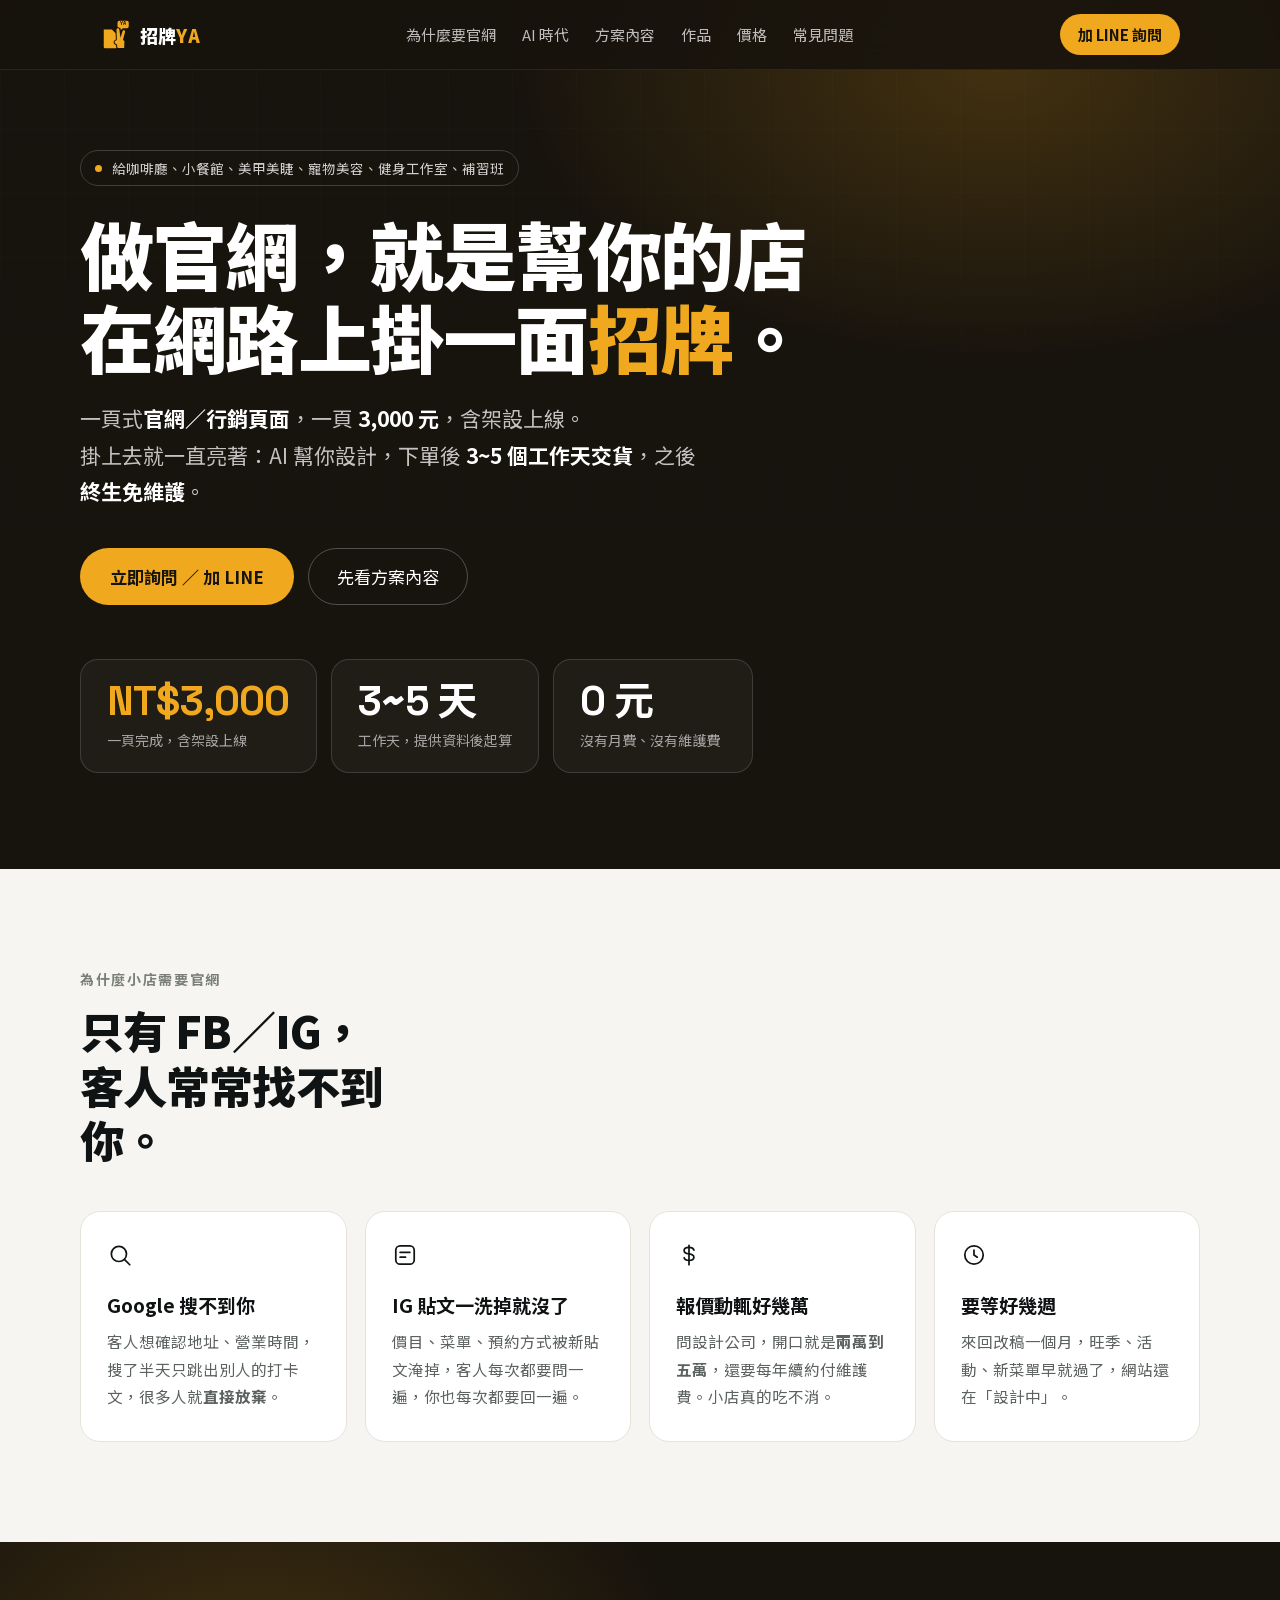
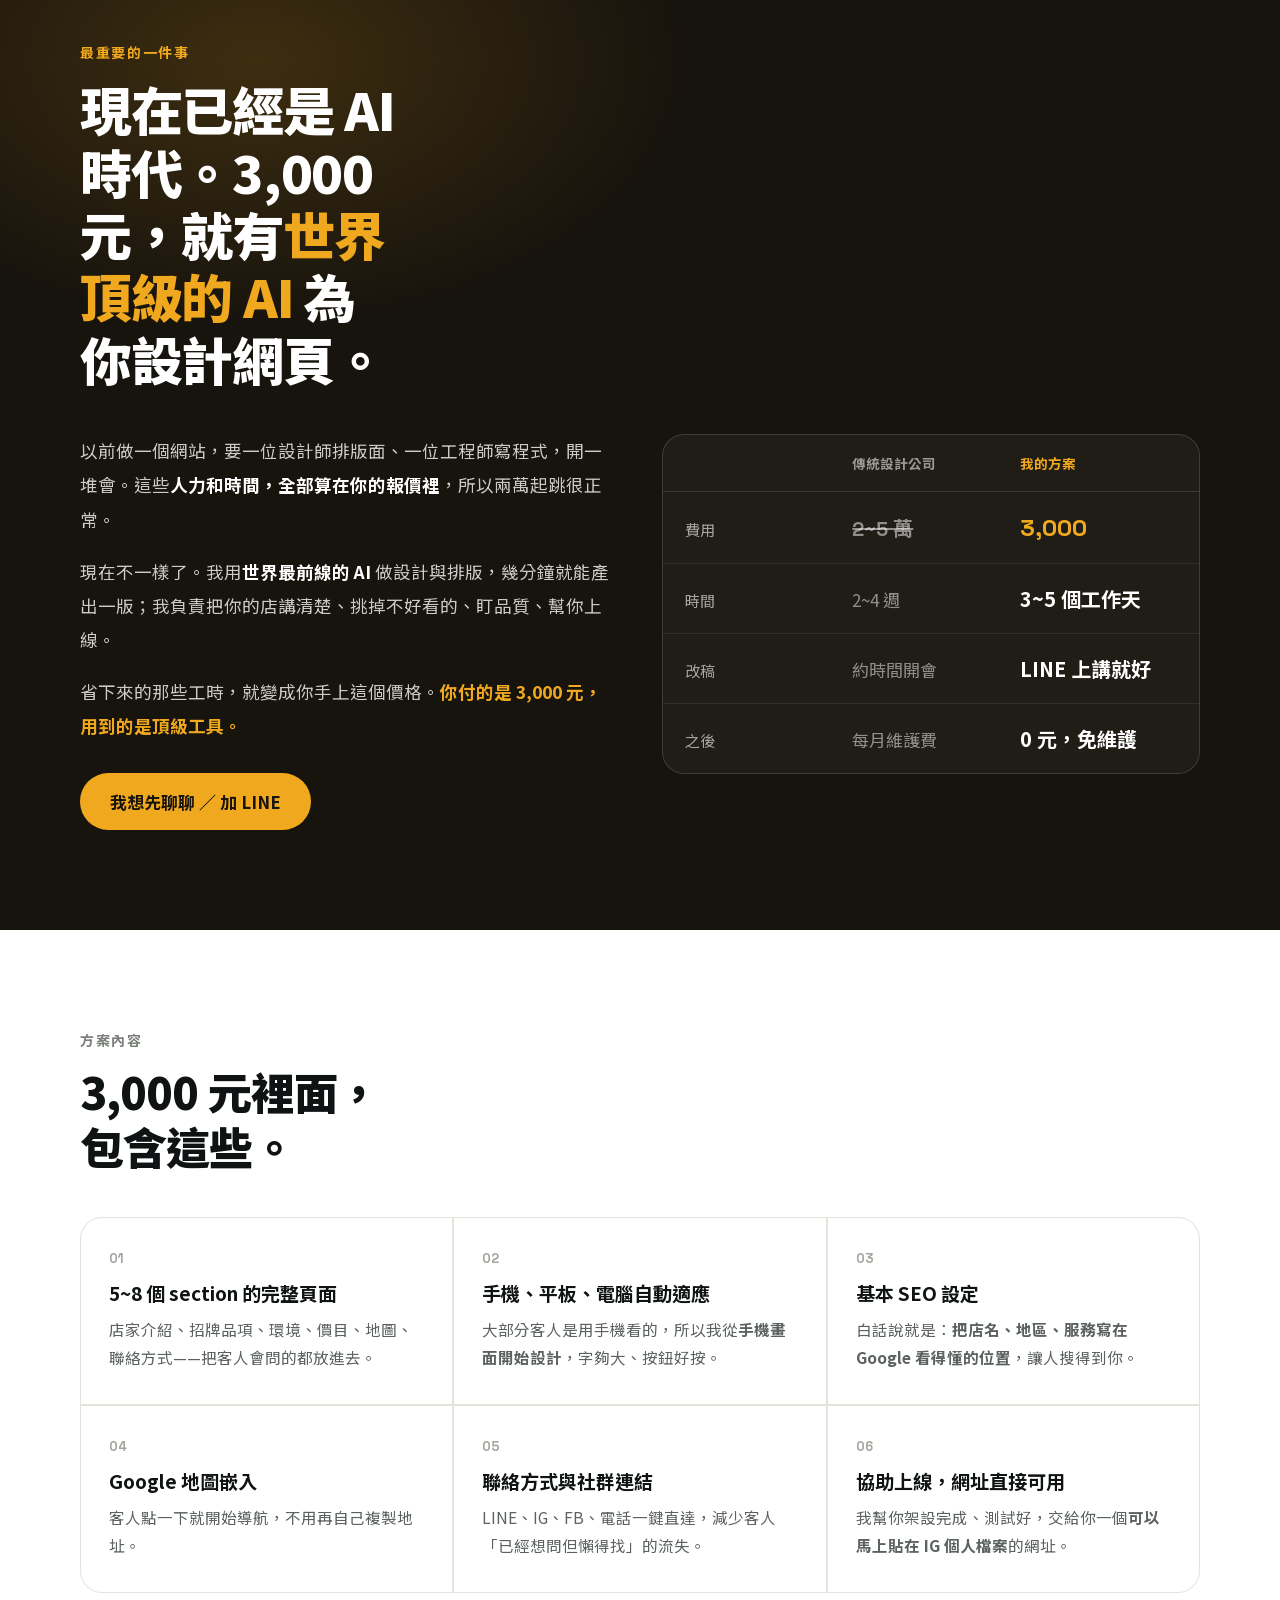
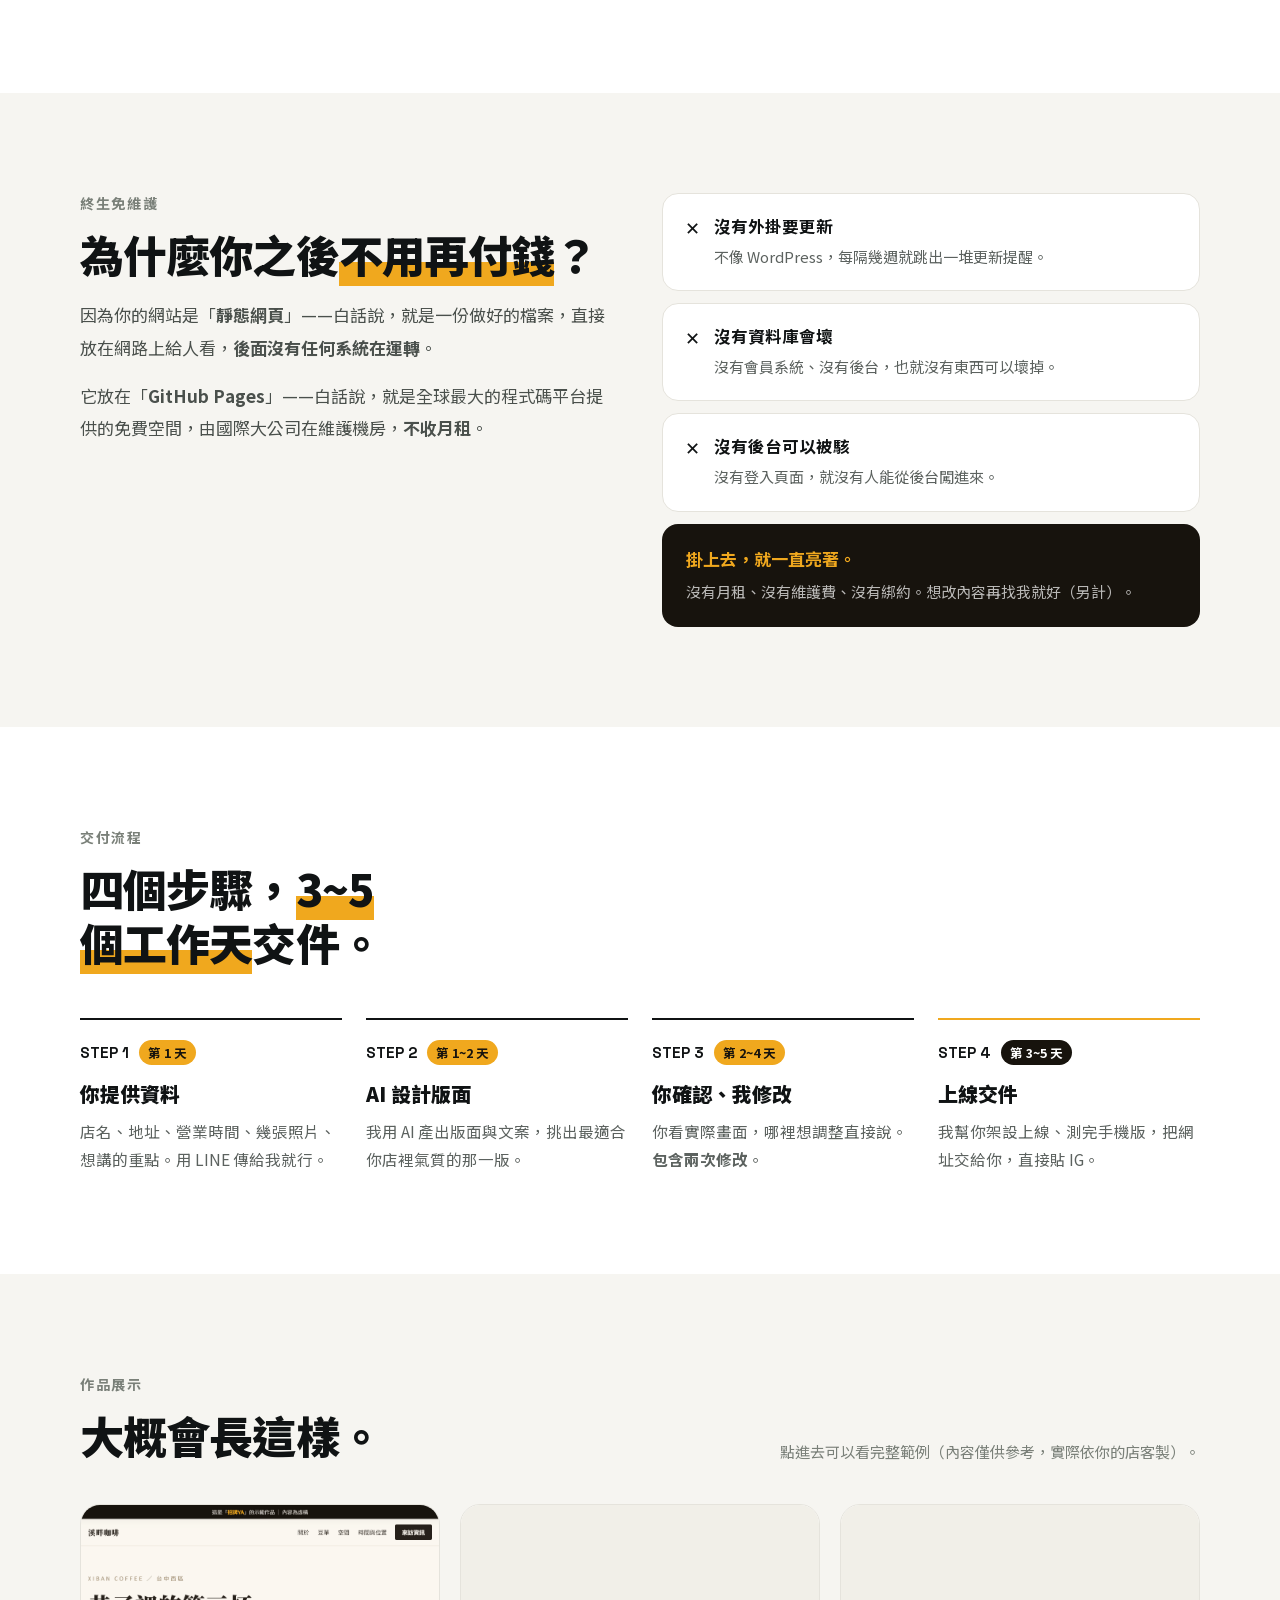
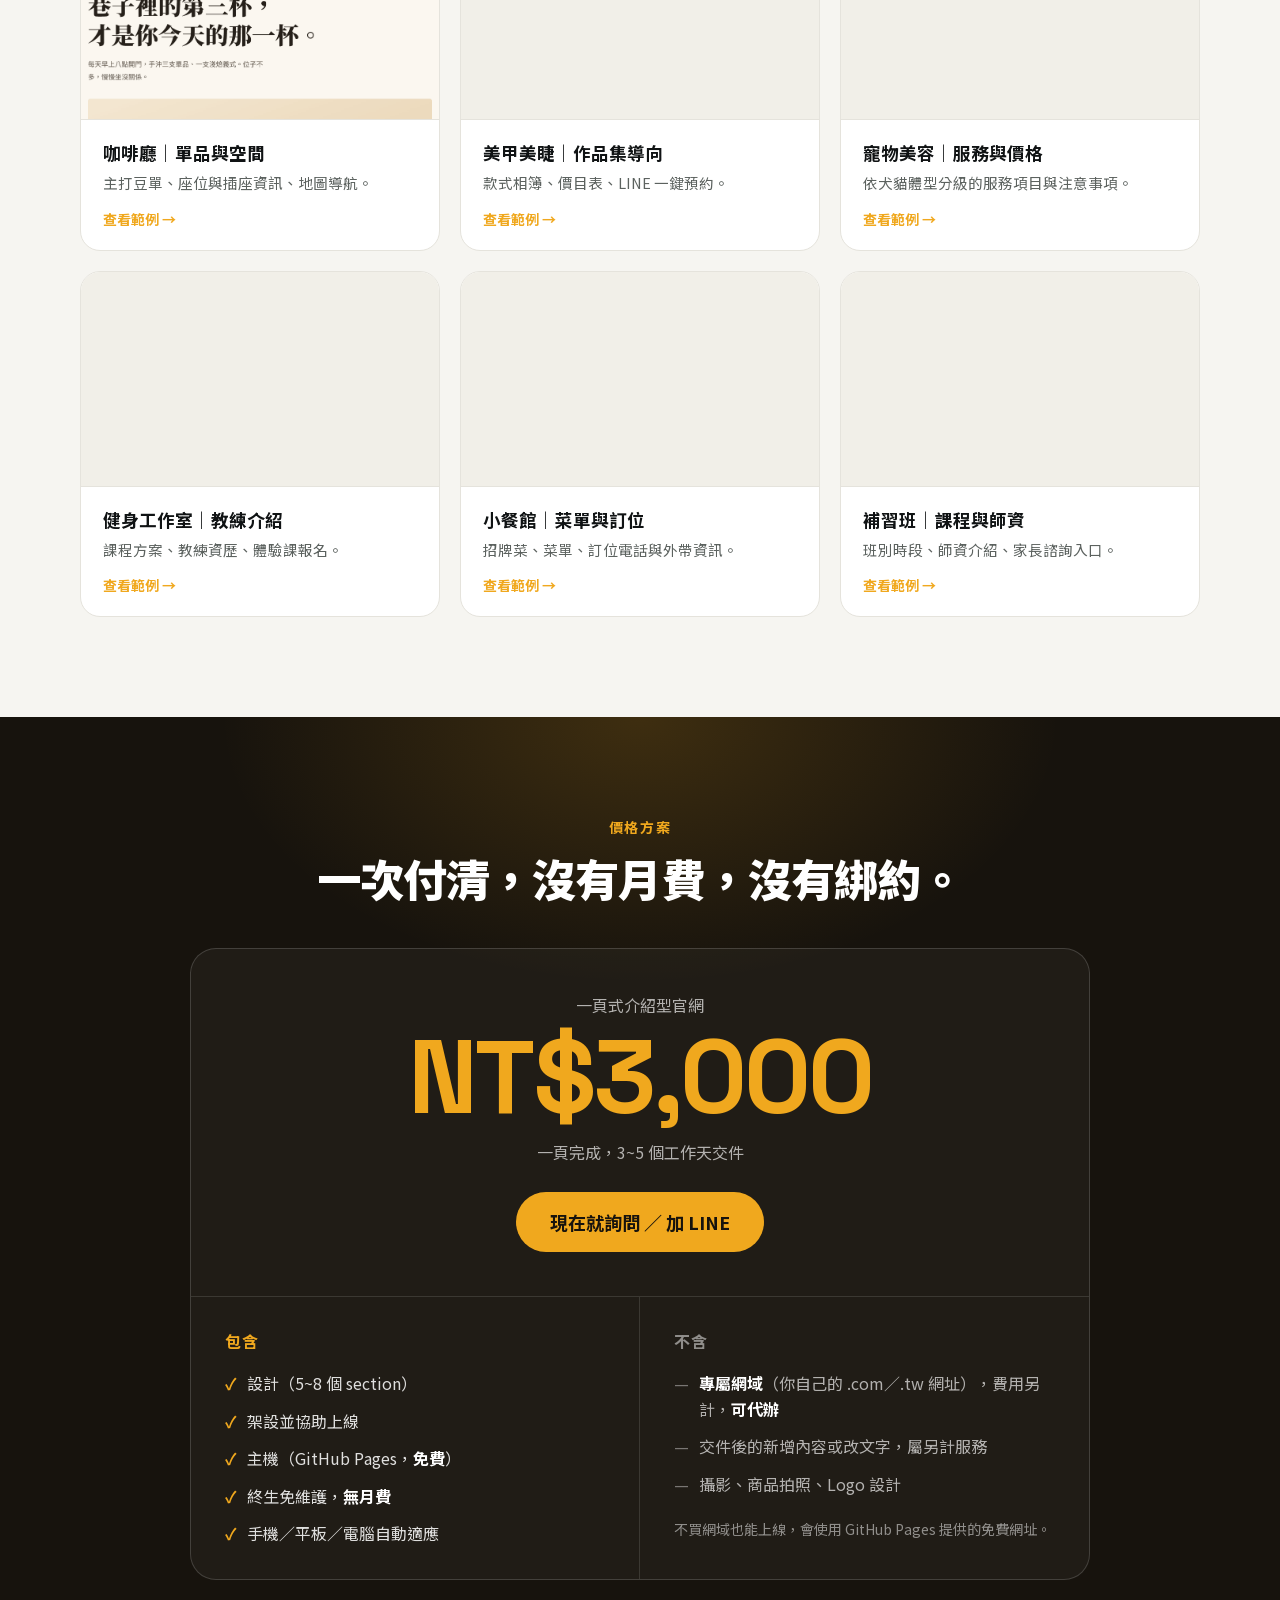
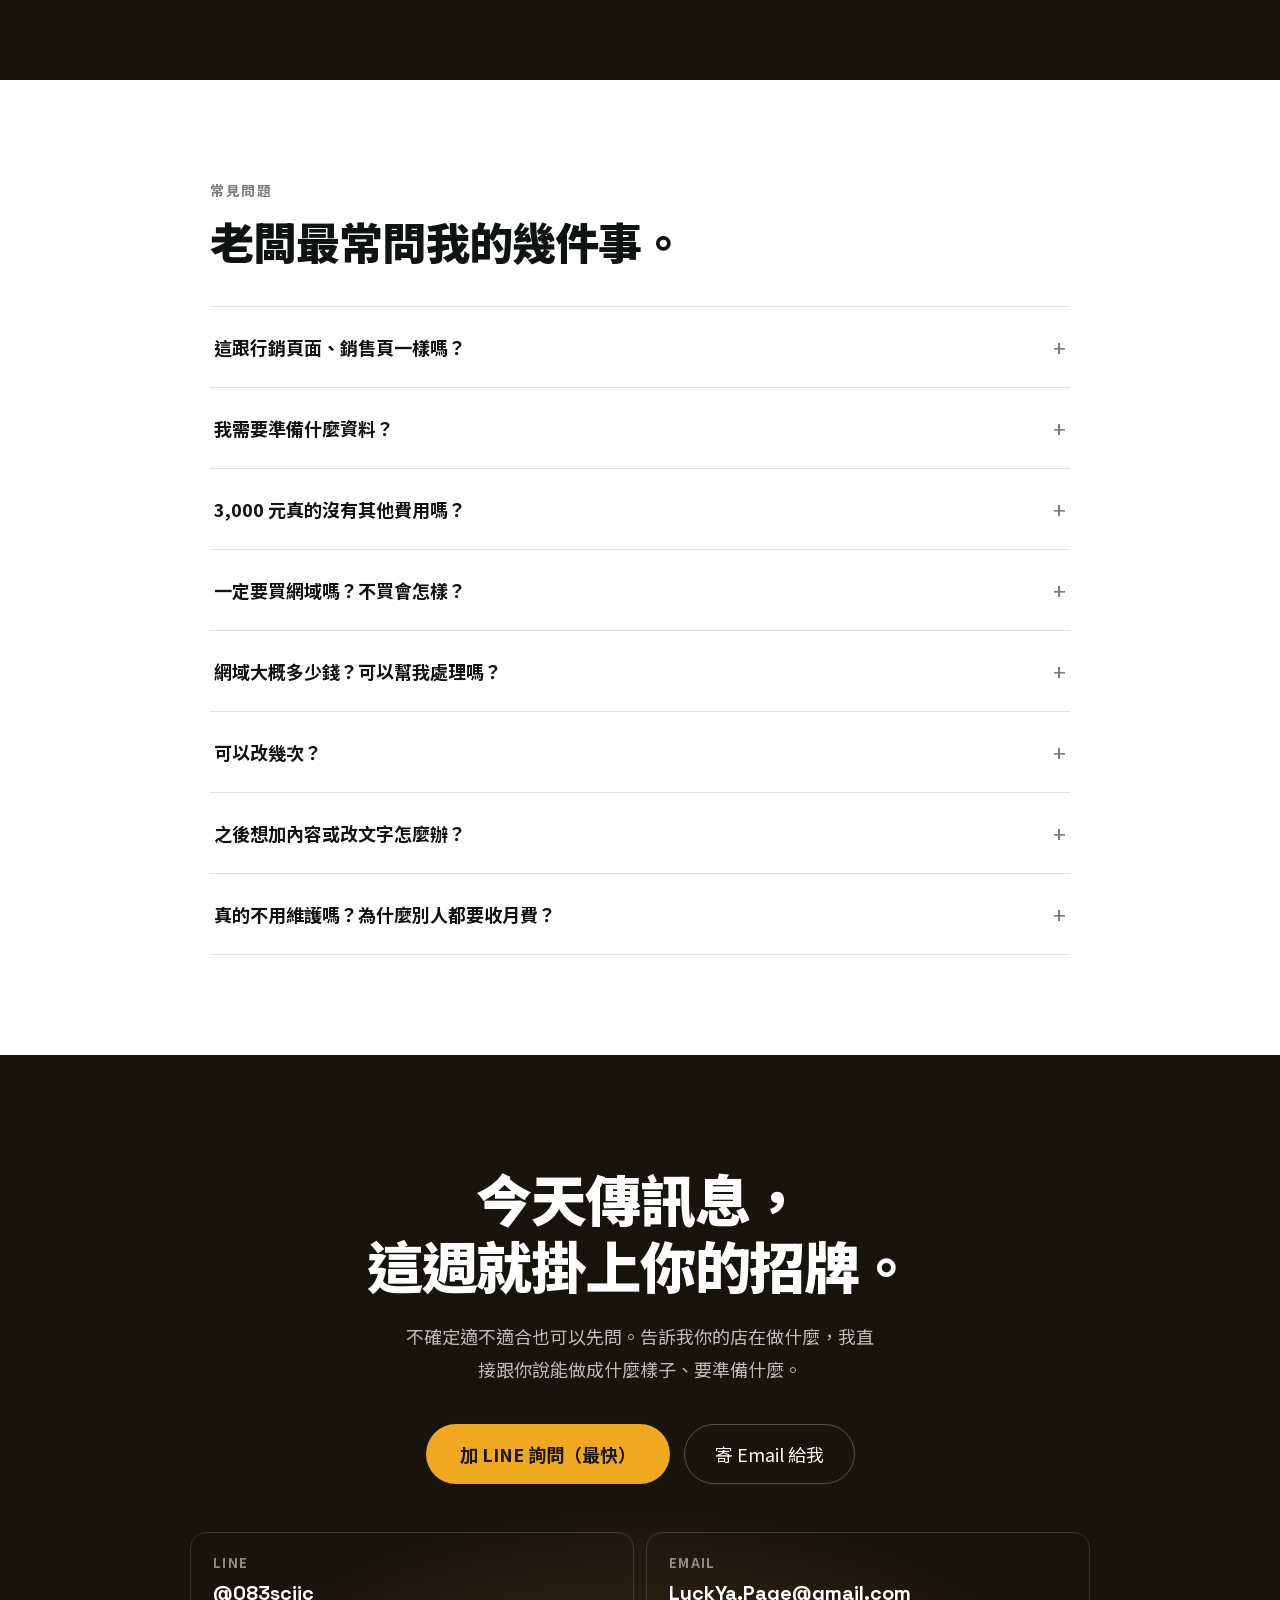
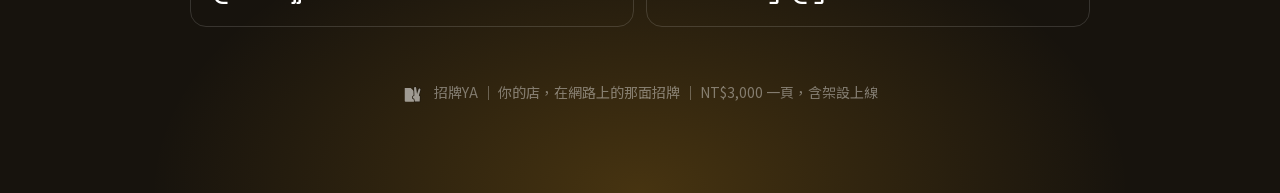
<file: index.html>
<!doctype html>
<html lang="zh-Hant">
<head>
<meta charset="utf-8">
<meta name="viewport" content="width=device-width, initial-scale=1">

<title>做官網、行銷頁面｜一頁式官網 NT$3,000，3~5 天上線｜招牌YA</title>
<meta name="description" content="想做官網或行銷頁面，卻被報價兩萬起跳勸退？招牌YA 用 AI 幫小店做一頁式官網，NT$3,000 含設計、架設、上線，3~5 個工作天交件，終生免維護、沒有月費。">
<meta name="theme-color" content="#17130D">

<!-- 這頁是唯一要被 Google 收錄的頁面（demo-*.html 都掛了 noindex）。
     max-image-preview:large 讓搜尋結果能出大張縮圖。 -->
<link rel="canonical" href="https://page.luckya.tw/">
<meta name="robots" content="index,follow,max-image-preview:large,max-snippet:-1,max-video-preview:-1">

<!-- 字型自架在 assets/fonts/，@font-face 寫在 site.css 第 0 節。
     這裡先搶下第一屏最吃重的兩個字重，其餘由 site.css 觸發載入。 -->
<link rel="preload" as="font" type="font/woff2" crossorigin href="assets/fonts/noto-sans-tc-400.woff2">
<link rel="preload" as="font" type="font/woff2" crossorigin href="assets/fonts/noto-sans-tc-900.woff2">

<!-- 關鍵 CSS：第一屏（header + hero）需要的樣式，內嵌避免多一次來回。
     這段是 assets/site.css 第 1~6 節的副本，改動時請兩邊一起改。 -->
<style>
:root{--accent:#F0A81E;--on-accent:#17130D;--ink:#17130D;--paper:#F6F5F1;--line:#E5E3DC;--text:#101314;--text-2:#4A504C;--text-3:#5C625F;--text-4:#7A8079;--text-5:#A0A69C;--shell:1120px;--sans:"Noto Sans TC",system-ui,-apple-system,"Segoe UI","PingFang TC","Microsoft JhengHei",sans-serif;--display:"Space Grotesk","Noto Sans TC",system-ui,sans-serif}
*,*::before,*::after{box-sizing:border-box}
html{scroll-behavior:smooth}
body{margin:0;overflow-x:hidden;background:var(--paper);color:var(--text);font-family:var(--sans);-webkit-font-smoothing:antialiased}
a{color:inherit;text-decoration:none}
img{max-width:100%}
@keyframes omUp{from{opacity:0;transform:translateY(20px)}to{opacity:1;transform:none}}
.anim-up{animation:omUp .6s ease both}
.d1{animation-delay:.06s}.d2{animation-delay:.12s}.d3{animation-delay:.18s}.d4{animation-delay:.24s}
.js-reveal [data-reveal]{opacity:0;transform:translateY(20px);transition:opacity .7s cubic-bezier(.2,.7,.2,1),transform .7s cubic-bezier(.2,.7,.2,1)}
.js-reveal [data-reveal].is-in,.js-reveal.reveal-all [data-reveal]{opacity:1;transform:none}
.site-header{position:fixed;inset:0 0 auto;z-index:50;background:color-mix(in oklab,var(--ink) 88%,transparent);-webkit-backdrop-filter:blur(14px);backdrop-filter:blur(14px);border-bottom:1px solid rgba(255,255,255,.08)}
.header-inner{max-width:var(--shell);margin:0 auto;padding:14px 20px;display:flex;align-items:center;gap:24px}
.brand{display:flex;align-items:center;gap:10px;color:#fff;flex-shrink:0;white-space:nowrap}
.brand-name{font-weight:900;font-size:18px;letter-spacing:.01em}
.brand-ya{color:var(--accent)}
.nav{display:flex;gap:26px;margin-left:auto;font-size:15px;font-weight:500}
.nav a{color:rgba(255,255,255,.72);transition:color .2s ease}
.nav a:hover{color:#fff}
.header-cta{margin-left:auto}
@media (max-width:860px){.nav{display:none}}
.btn{display:inline-block;background:var(--accent);color:var(--on-accent);font-weight:700;border-radius:999px;white-space:nowrap;transition:filter .2s ease,background-color .2s ease,border-color .2s ease}
.btn:hover{filter:brightness(1.08)}
.btn--sm{font-size:15px;padding:10px 18px}
.btn--md{font-size:17px;padding:16px 30px}
.btn--lg{font-size:18px;padding:17px 34px}
.btn--ghost{background:transparent;color:#fff;font-weight:500;border:1px solid rgba(255,255,255,.26)}
.btn--ghost:hover{background:rgba(255,255,255,.08);filter:none}
.btn--ghost.btn--md{padding:15px 28px}
.btn--ghost.btn--lg{padding:16px 30px}
.hero{background:var(--ink);color:#fff;padding:150px 20px 96px;position:relative}
.hero-glow,.hero-grid{position:absolute;inset:0;pointer-events:none}
.hero-glow{background:radial-gradient(700px 420px at 78% 8%,color-mix(in oklab,var(--accent) 20%,transparent),transparent 70%)}
.hero-grid{opacity:.35;background-image:linear-gradient(rgba(255,255,255,.045) 1px,transparent 1px),linear-gradient(90deg,rgba(255,255,255,.045) 1px,transparent 1px);background-size:64px 64px;-webkit-mask-image:linear-gradient(#000,transparent 78%);mask-image:linear-gradient(#000,transparent 78%)}
.hero-inner{max-width:var(--shell);margin:0 auto;position:relative}
.pill{display:inline-flex;align-items:center;gap:10px;border:1px solid rgba(255,255,255,.18);border-radius:999px;padding:7px 14px;font-size:13.5px;color:rgba(255,255,255,.8)}
.pill-dot{width:7px;height:7px;border-radius:50%;background:var(--accent);display:block}
.hero h1{font-size:clamp(38px,7.4vw,74px);line-height:1.12;font-weight:900;letter-spacing:-.02em;margin:26px 0 0;max-width:15em;text-wrap:balance}
.accent{color:var(--accent)}
.hero-lead{font-size:clamp(17px,2.2vw,21px);line-height:1.75;color:rgba(255,255,255,.74);max-width:30em;margin:22px 0 0}
.hero-lead strong{color:#fff;font-weight:700}
.hero-actions{display:flex;flex-wrap:wrap;align-items:center;gap:14px;margin-top:38px}
.stats{display:flex;flex-wrap:wrap;gap:14px;margin-top:54px}
.stat{border:1px solid rgba(255,255,255,.14);background:rgba(255,255,255,.04);border-radius:18px;padding:22px 26px;min-width:200px}
.stat-num{font-family:var(--display);font-size:40px;font-weight:700;letter-spacing:-.02em;line-height:1}
.stat-label{font-size:14px;color:rgba(255,255,255,.6);margin-top:8px}
@media (prefers-reduced-motion:reduce){html{scroll-behavior:auto}.anim-up{animation:none}.js-reveal [data-reveal]{opacity:1;transform:none;transition:none}}
</style>

<!-- 完整樣式表：非阻塞載入，載完才套用，不擋首次繪製 -->
<link rel="preload" as="style" href="assets/site.css" onload="this.onload=null;this.rel='stylesheet'">
<noscript><link rel="stylesheet" href="assets/site.css"></noscript>

<!-- 在第一次繪製前決定要不要做捲動進場，避免內容先出現又被藏起來 -->
<script>
(function () {
  var d = document.documentElement;
  if (!('IntersectionObserver' in window) ||
      window.matchMedia('(prefers-reduced-motion: reduce)').matches) return;
  d.classList.add('js-reveal');
  // 保險：4 秒內 reveal.js 沒接手就直接顯示全部內容
  window.__yaRevealGuard = setTimeout(function () { d.classList.add('reveal-all'); }, 4000);
})();
</script>

<link rel="icon" href="data:image/svg+xml,%3Csvg xmlns='http://www.w3.org/2000/svg' viewBox='0 0 48 48'%3E%3Crect width='48' height='48' rx='10' fill='%2317130D'/%3E%3Cpath d='M5 8h14l9 9v24a2 2 0 01-2 2H7a2 2 0 01-2-2z' fill='%23F0A81E'/%3E%3Cg transform='translate(22 9) scale(1.05)'%3E%3Cpath d='M4.6 1.2A2.4 2.4 0 019.4 0.8L11.4 14.5L14.9 3.4A2.2 2.2 0 0119.1 4.6L15.6 18L18 20.5L17.5 32L6.5 32L5 25.5C2.5 25 0.8 23.5 1.5 21.5C2.2 19.8 3.6 19.2 4.8 19L5.2 17Z' fill='%2317130D' stroke='%2317130D' stroke-width='4'/%3E%3Cpath d='M4.6 1.2A2.4 2.4 0 019.4 0.8L11.4 14.5L14.9 3.4A2.2 2.2 0 0119.1 4.6L15.6 18L18 20.5L17.5 32L6.5 32L5 25.5C2.5 25 0.8 23.5 1.5 21.5C2.2 19.8 3.6 19.2 4.8 19L5.2 17Z' fill='%23F0A81E'/%3E%3C/g%3E%3C/svg%3E">

<!-- 分享預覽（LINE／FB／X）。og:image 是 assets/og.png，1200x630。
     換網址時，這一區的 4 個絕對網址與上面的 canonical 要一起改。 -->
<meta property="og:type" content="website">
<meta property="og:site_name" content="招牌YA">
<meta property="og:locale" content="zh_TW">
<meta property="og:url" content="https://page.luckya.tw/">
<meta property="og:title" content="做官網、行銷頁面｜一頁式官網 NT$3,000，3~5 天上線">
<meta property="og:description" content="用 AI 幫小店做一頁式官網／行銷頁面。NT$3,000 含設計、架設、上線，3~5 個工作天交件，終生免維護、沒有月費。">
<meta property="og:image" content="https://page.luckya.tw/assets/og.png">
<meta property="og:image:width" content="1200">
<meta property="og:image:height" content="630">
<meta property="og:image:alt" content="招牌YA：一頁式官網 NT$3,000，3~5 個工作天上線">
<meta name="twitter:card" content="summary_large_image">
<meta name="twitter:title" content="做官網、行銷頁面｜一頁式官網 NT$3,000，3~5 天上線">
<meta name="twitter:description" content="用 AI 幫小店做一頁式官網／行銷頁面。NT$3,000 含設計、架設、上線，3~5 個工作天交件。">
<meta name="twitter:image" content="https://page.luckya.tw/assets/og.png">

<!-- Google tag (gtag.js) -->
<script async src="https://www.googletagmanager.com/gtag/js?id=G-6S6NP6RB4K"></script>
<script>
  window.dataLayer = window.dataLayer || [];
  function gtag(){dataLayer.push(arguments);}
  gtag('js', new Date());

  gtag('config', 'G-6S6NP6RB4K');
</script>

<!-- 結構化資料：讓 Google 與 AI 搜尋讀懂「這是誰、賣什麼、多少錢」。
     FAQ 是從下方 <details> 區塊抓出來的，改動 FAQ 文字時這裡要一起改。 -->
<script type="application/ld+json">
{
  "@context": "https://schema.org",
  "@graph": [
    {
      "@type": "Organization",
      "@id": "https://page.luckya.tw/#org",
      "name": "招牌YA",
      "alternateName": "LuckYa Page",
      "url": "https://page.luckya.tw/",
      "email": "LuckYa.Page@gmail.com",
      "logo": {
        "@type": "ImageObject",
        "url": "https://page.luckya.tw/assets/og.png"
      },
      "sameAs": [
        "https://line.me/R/ti/p/@083scjjc"
      ],
      "areaServed": {
        "@type": "Country",
        "name": "台灣"
      },
      "description": "為小型店家製作一頁式官網與行銷頁面，NT$3,000 含設計、架設與上線。"
    },
    {
      "@type": "WebSite",
      "@id": "https://page.luckya.tw/#website",
      "url": "https://page.luckya.tw/",
      "name": "招牌YA",
      "inLanguage": "zh-Hant-TW",
      "publisher": {
        "@id": "https://page.luckya.tw/#org"
      }
    },
    {
      "@type": "WebPage",
      "@id": "https://page.luckya.tw/#webpage",
      "url": "https://page.luckya.tw/",
      "name": "做官網、行銷頁面｜一頁式官網 NT$3,000，3~5 天上線｜招牌YA",
      "isPartOf": {
        "@id": "https://page.luckya.tw/#website"
      },
      "about": {
        "@id": "https://page.luckya.tw/#service"
      },
      "inLanguage": "zh-Hant-TW",
      "primaryImageOfPage": {
        "@type": "ImageObject",
        "url": "https://page.luckya.tw/assets/og.png"
      }
    },
    {
      "@type": "Service",
      "@id": "https://page.luckya.tw/#service",
      "name": "一頁式官網／行銷頁面製作",
      "serviceType": "網頁設計",
      "provider": {
        "@id": "https://page.luckya.tw/#org"
      },
      "areaServed": {
        "@type": "Country",
        "name": "台灣"
      },
      "audience": {
        "@type": "BusinessAudience",
        "name": "咖啡廳、小餐館、美甲美睫、寵物美容、健身工作室、補習班等小型店家"
      },
      "description": "用 AI 協作製作一頁式介紹型官網或行銷頁面，含 5~8 個 section、RWD、基本 SEO 設定、Google 地圖嵌入與協助上線，3~5 個工作天交件，交件後終生免維護、無月費。",
      "offers": {
        "@type": "Offer",
        "url": "https://page.luckya.tw/",
        "price": "3000",
        "priceCurrency": "TWD",
        "availability": "https://schema.org/InStock",
        "category": "一次性費用，不含網域",
        "seller": {
          "@id": "https://page.luckya.tw/#org"
        }
      }
    },
    {
      "@type": "FAQPage",
      "@id": "https://page.luckya.tw/#faq",
      "mainEntity": [
        {
          "@type": "Question",
          "name": "這跟行銷頁面、銷售頁一樣嗎？",
          "acceptedAnswer": {
            "@type": "Answer",
            "text": "都是一頁到底，差別在目的。行銷頁面多半為了單一檔期衝轉換，內容一季換一次；我做的是介紹型官網，放的是不太會變的東西——你是誰、賣什麼、在哪裡、怎麼找你，所以才能終生免維護。你要的如果是活動用的行銷頁面，一樣做得了，跟我說檔期和想衝的目標就好。"
          }
        },
        {
          "@type": "Question",
          "name": "我需要準備什麼資料？",
          "acceptedAnswer": {
            "@type": "Answer",
            "text": "店名、地址、營業時間、聯絡方式（LINE／電話／IG），加上 5~10 張照片，還有你最想讓客人知道的三件事。手機拍的照片也可以，我會挑。沒想好文案沒關係，我幫你寫。"
          }
        },
        {
          "@type": "Question",
          "name": "3,000 元真的沒有其他費用嗎？",
          "acceptedAnswer": {
            "@type": "Answer",
            "text": "設計、架設、上線、主機，這些都在 3,000 元裡，之後不會再跟你收月費。唯一可能另外花錢的是兩件事：你想買專屬網域，或交件之後想再改內容。這兩項都會先報價，你同意再做。"
          }
        },
        {
          "@type": "Question",
          "name": "一定要買網域嗎？不買會怎樣？",
          "acceptedAnswer": {
            "@type": "Answer",
            "text": "不用。不買網域的話，會使用 GitHub Pages 提供的免費網址，長得像 你的店名.github.io，功能完全一樣、一樣穩定，貼在 IG 也很正常。差別只在網址比較長、比較不像品牌。之後想買再換也可以。"
          }
        },
        {
          "@type": "Question",
          "name": "網域大概多少錢？可以幫我處理嗎？",
          "acceptedAnswer": {
            "@type": "Answer",
            "text": "市面上 .com 大約一年幾百元到一千多元，.tw 略高一些，實際依你想要的名字而定。可以代辦，我會先幫你查名字、報實際費用，設定好指向你的網站。網域會登記在你自己的名下。"
          }
        },
        {
          "@type": "Question",
          "name": "可以改幾次？",
          "acceptedAnswer": {
            "@type": "Answer",
            "text": "交件前包含兩次修改，文字、順序、顏色、換照片都算。因為是 AI 協作，改動通常當天就能給你看新版本，不用等一週。"
          }
        },
        {
          "@type": "Question",
          "name": "之後想加內容或改文字怎麼辦？",
          "acceptedAnswer": {
            "@type": "Answer",
            "text": "交件之後的修改屬於另計服務：改文字、換照片這類小調整費用很低，新增一整個 section 則另外報價。你不改，就永遠不用付錢——網站會自己一直在那裡。"
          }
        },
        {
          "@type": "Question",
          "name": "真的不用維護嗎？為什麼別人都要收月費？",
          "acceptedAnswer": {
            "@type": "Answer",
            "text": "因為多數網站是用有後台的系統做的（例如 WordPress），有後台就有外掛、有資料庫、有版本要更新，也真的會被駭，所以要收月費來照顧它。你的網站沒有這些東西——就像一面掛好的招牌，不會壞、也不用天天餵它。"
          }
        }
      ]
    }
  ]
}
</script>
</head>

<body>

<header class="site-header">
  <div class="header-inner">
    <a class="brand" href="#top">
      <svg width="30" height="30" viewBox="0 0 48 48" fill="none" aria-hidden="true">
        <path d="M6 15h13l8 8v20a2 2 0 01-2 2H8a2 2 0 01-2-2z" fill="var(--accent)"></path>
        <path d="M31 1h12a3 3 0 013 3v6a3 3 0 01-3 3h-6l-4.4 3.4.6-3.4H31a3 3 0 01-3-3V4a3 3 0 013-3z" fill="var(--accent)"></path>
        <text x="37" y="6.6" text-anchor="middle" dominant-baseline="middle" fill="var(--on-accent)" font-family="Space Grotesk, sans-serif" font-size="8" font-weight="700">YA</text>
        <g transform="translate(22 14.5) scale(0.95)">
          <path d="M4.6 1.2A2.4 2.4 0 019.4 0.8L11.4 14.5L14.9 3.4A2.2 2.2 0 0119.1 4.6L15.6 18L18 20.5L17.5 32L6.5 32L5 25.5C2.5 25 0.8 23.5 1.5 21.5C2.2 19.8 3.6 19.2 4.8 19L5.2 17Z" fill="var(--ink)" stroke="var(--ink)" stroke-width="3.4"></path>
          <path d="M4.6 1.2A2.4 2.4 0 019.4 0.8L11.4 14.5L14.9 3.4A2.2 2.2 0 0119.1 4.6L15.6 18L18 20.5L17.5 32L6.5 32L5 25.5C2.5 25 0.8 23.5 1.5 21.5C2.2 19.8 3.6 19.2 4.8 19L5.2 17Z" fill="var(--accent)"></path>
        </g>
      </svg>
      <span class="brand-name">招牌<span class="brand-ya">YA</span></span>
    </a>
    <nav class="nav">
      <a href="#why">為什麼要官網</a>
      <a href="#ai">AI 時代</a>
      <a href="#include">方案內容</a>
      <a href="#works">作品</a>
      <a href="#price">價格</a>
      <a href="#faq">常見問題</a>
    </nav>
    <a class="btn btn--sm header-cta" href="https://line.me/R/ti/p/@083scjjc">加 LINE 詢問</a>
  </div>
</header>

<main>

<!-- ===== Hero ===== -->
<section class="hero" id="top">
  <div class="hero-glow"></div>
  <div class="hero-grid"></div>
  <div class="hero-inner">
    <div class="pill anim-up">
      <span class="pill-dot"></span>
      給咖啡廳、小餐館、美甲美睫、寵物美容、健身工作室、補習班
    </div>
    <h1 class="anim-up d1">做官網，就是幫你的店在網路上掛一面<span class="accent">招牌</span>。</h1>
    <p class="hero-lead anim-up d2">
      一頁式<strong>官網／行銷頁面</strong>，一頁 <strong>3,000 元</strong>，含架設上線。<br>掛上去就一直亮著：AI 幫你設計，下單後 <strong>3~5 個工作天交貨</strong>，之後<strong>終生免維護</strong>。
    </p>
    <div class="hero-actions anim-up d3">
      <a class="btn btn--md" href="https://line.me/R/ti/p/@083scjjc">立即詢問 ／ 加 LINE</a>
      <a class="btn btn--ghost btn--md" href="#include">先看方案內容</a>
    </div>
    <div class="stats anim-up d4">
      <div class="stat">
        <div class="stat-num accent">NT$3,000</div>
        <div class="stat-label">一頁完成，含架設上線</div>
      </div>
      <div class="stat">
        <div class="stat-num">3~5 天</div>
        <div class="stat-label">工作天，提供資料後起算</div>
      </div>
      <div class="stat">
        <div class="stat-num">0 元</div>
        <div class="stat-label">沒有月費、沒有維護費</div>
      </div>
    </div>
  </div>
</section>

<!-- ===== 痛點 ===== -->
<section class="sec sec--paper" id="why">
  <div class="shell">
    <div class="sec-head" data-reveal>
      <div class="eyebrow">為什麼小店需要官網</div>
      <h2 class="h2">只有 FB／IG，客人常常找不到你。</h2>
    </div>
    <div class="pain-grid">
      <div class="card" data-reveal>
        <svg width="26" height="26" viewBox="0 0 24 24" fill="none" stroke="#101314" stroke-width="1.6" stroke-linecap="round" aria-hidden="true"><circle cx="11" cy="11" r="7"></circle><path d="M16.5 16.5L21 21"></path></svg>
        <h3>Google 搜不到你</h3>
        <p>客人想確認地址、營業時間，搜了半天只跳出別人的打卡文，很多人就<strong>直接放棄</strong>。</p>
      </div>
      <div class="card" data-reveal>
        <svg width="26" height="26" viewBox="0 0 24 24" fill="none" stroke="#101314" stroke-width="1.6" stroke-linecap="round" aria-hidden="true"><rect x="3.5" y="3.5" width="17" height="17" rx="4"></rect><path d="M7.5 9.5h9M7.5 14h5"></path></svg>
        <h3>IG 貼文一洗掉就沒了</h3>
        <p>價目、菜單、預約方式被新貼文淹掉，客人每次都要問一遍，你也每次都要回一遍。</p>
      </div>
      <div class="card" data-reveal>
        <svg width="26" height="26" viewBox="0 0 24 24" fill="none" stroke="#101314" stroke-width="1.6" stroke-linecap="round" aria-hidden="true"><path d="M12 3v18"></path><path d="M16.5 7.5C16 5.8 14.3 5 12 5S7.5 5.9 7.5 8s2.3 2.7 4.5 3 4.5.8 4.5 3-2.2 3-4.5 3-4-0.8-4.5-2.5"></path></svg>
        <h3>報價動輒好幾萬</h3>
        <p>問設計公司，開口就是<strong>兩萬到五萬</strong>，還要每年續約付維護費。小店真的吃不消。</p>
      </div>
      <div class="card" data-reveal>
        <svg width="26" height="26" viewBox="0 0 24 24" fill="none" stroke="#101314" stroke-width="1.6" stroke-linecap="round" aria-hidden="true"><circle cx="12" cy="12" r="8.5"></circle><path d="M12 7.5V12l3 2"></path></svg>
        <h3>要等好幾週</h3>
        <p>來回改稿一個月，旺季、活動、新菜單早就過了，網站還在「設計中」。</p>
      </div>
    </div>
  </div>
</section>

<!-- ===== AI 時代 ===== -->
<section class="sec sec--dark" id="ai">
  <div class="glow glow--ai"></div>
  <div class="shell shell--rel">
    <div class="sec-head sec-head--wide" data-reveal>
      <div class="eyebrow eyebrow--accent">最重要的一件事</div>
      <h2 class="h2 h2--xl">現在已經是 AI 時代。3,000 元，就有<span class="accent">世界頂級的 AI</span> 為你設計網頁。</h2>
    </div>
    <div class="ai-cols">
      <div class="prose" data-reveal>
        <p>以前做一個網站，要一位設計師排版面、一位工程師寫程式，開一堆會。這些<strong>人力和時間，全部算在你的報價裡</strong>，所以兩萬起跳很正常。</p>
        <p>現在不一樣了。我用<strong>世界最前線的 AI</strong> 做設計與排版，幾分鐘就能產出一版；我負責把你的店講清楚、挑掉不好看的、盯品質、幫你上線。</p>
        <p>省下來的那些工時，就變成你手上這個價格。<strong class="accent">你付的是 3,000 元，用到的是頂級工具。</strong></p>
        <a class="btn btn--md" href="https://line.me/R/ti/p/@083scjjc">我想先聊聊 ／ 加 LINE</a>
      </div>
      <div class="compare" data-reveal>
        <div class="compare-row compare-row--head">
          <div></div>
          <div>傳統設計公司</div>
          <div class="mine">我的方案</div>
        </div>
        <div class="compare-row">
          <div class="compare-key">費用</div>
          <div class="compare-old compare-old--num">2~5 萬</div>
          <div class="compare-new compare-new--num">3,000</div>
        </div>
        <div class="compare-row">
          <div class="compare-key">時間</div>
          <div class="compare-old">2~4 週</div>
          <div class="compare-new">3~5 個工作天</div>
        </div>
        <div class="compare-row">
          <div class="compare-key">改稿</div>
          <div class="compare-old">約時間開會</div>
          <div class="compare-new">LINE 上講就好</div>
        </div>
        <div class="compare-row">
          <div class="compare-key">之後</div>
          <div class="compare-old">每月維護費</div>
          <div class="compare-new">0 元，免維護</div>
        </div>
      </div>
    </div>
  </div>
</section>

<!-- ===== 方案內容 ===== -->
<section class="sec sec--white" id="include">
  <div class="shell">
    <div class="sec-head" data-reveal>
      <div class="eyebrow">方案內容</div>
      <h2 class="h2">3,000 元裡面，包含這些。</h2>
    </div>
    <div class="include-grid">
      <div class="include-cell" data-reveal>
        <div class="include-num">01</div>
        <h3>5~8 個 section 的完整頁面</h3>
        <p>店家介紹、招牌品項、環境、價目、地圖、聯絡方式——把客人會問的都放進去。</p>
      </div>
      <div class="include-cell" data-reveal>
        <div class="include-num">02</div>
        <h3>手機、平板、電腦自動適應</h3>
        <p>大部分客人是用手機看的，所以我從<strong>手機畫面開始設計</strong>，字夠大、按鈕好按。</p>
      </div>
      <div class="include-cell" data-reveal>
        <div class="include-num">03</div>
        <h3>基本 SEO 設定</h3>
        <p>白話說就是：<strong>把店名、地區、服務寫在 Google 看得懂的位置</strong>，讓人搜得到你。</p>
      </div>
      <div class="include-cell" data-reveal>
        <div class="include-num">04</div>
        <h3>Google 地圖嵌入</h3>
        <p>客人點一下就開始導航，不用再自己複製地址。</p>
      </div>
      <div class="include-cell" data-reveal>
        <div class="include-num">05</div>
        <h3>聯絡方式與社群連結</h3>
        <p>LINE、IG、FB、電話一鍵直達，減少客人「已經想問但懶得找」的流失。</p>
      </div>
      <div class="include-cell" data-reveal>
        <div class="include-num">06</div>
        <h3>協助上線，網址直接可用</h3>
        <p>我幫你架設完成、測試好，交給你一個<strong>可以馬上貼在 IG 個人檔案</strong>的網址。</p>
      </div>
    </div>
  </div>
</section>

<!-- ===== 終生免維護 ===== -->
<section class="sec sec--paper" id="nomaint">
  <div class="shell nomaint-cols">
    <div class="nomaint-text" data-reveal>
      <div class="eyebrow">終生免維護</div>
      <h2 class="h2 h2--gap">為什麼你之後<span class="mark">不用再付錢</span>？</h2>
      <p>因為你的網站是「<strong>靜態網頁</strong>」——白話說，就是一份做好的檔案，直接放在網路上給人看，<strong>後面沒有任何系統在運轉</strong>。</p>
      <p>它放在「<strong>GitHub Pages</strong>」——白話說，就是全球最大的程式碼平台提供的免費空間，由國際大公司在維護機房，<strong>不收月租</strong>。</p>
    </div>
    <div class="no-list" data-reveal>
      <div class="no-item">
        <span class="no-x">✕</span>
        <div>
          <strong>沒有外掛要更新</strong>
          <p>不像 WordPress，每隔幾週就跳出一堆更新提醒。</p>
        </div>
      </div>
      <div class="no-item">
        <span class="no-x">✕</span>
        <div>
          <strong>沒有資料庫會壞</strong>
          <p>沒有會員系統、沒有後台，也就沒有東西可以壞掉。</p>
        </div>
      </div>
      <div class="no-item">
        <span class="no-x">✕</span>
        <div>
          <strong>沒有後台可以被駭</strong>
          <p>沒有登入頁面，就沒有人能從後台闖進來。</p>
        </div>
      </div>
      <div class="no-note">
        <strong>掛上去，就一直亮著。</strong>
        <p>沒有月租、沒有維護費、沒有綁約。想改內容再找我就好（另計）。</p>
      </div>
    </div>
  </div>
</section>

<!-- ===== 交付流程 ===== -->
<section class="sec sec--white" id="flow">
  <div class="shell">
    <div class="sec-head" data-reveal>
      <div class="eyebrow">交付流程</div>
      <h2 class="h2">四個步驟，<span class="mark">3~5 個工作天</span>交件。</h2>
    </div>
    <div class="flow-grid">
      <div class="step" data-reveal>
        <div class="step-meta"><span class="step-n">STEP 1</span><span class="step-day">第 1 天</span></div>
        <h3>你提供資料</h3>
        <p>店名、地址、營業時間、幾張照片、想講的重點。用 LINE 傳給我就行。</p>
      </div>
      <div class="step" data-reveal>
        <div class="step-meta"><span class="step-n">STEP 2</span><span class="step-day">第 1~2 天</span></div>
        <h3>AI 設計版面</h3>
        <p>我用 AI 產出版面與文案，挑出最適合你店裡氣質的那一版。</p>
      </div>
      <div class="step" data-reveal>
        <div class="step-meta"><span class="step-n">STEP 3</span><span class="step-day">第 2~4 天</span></div>
        <h3>你確認、我修改</h3>
        <p>你看實際畫面，哪裡想調整直接說。<strong>包含兩次修改</strong>。</p>
      </div>
      <div class="step step--final" data-reveal>
        <div class="step-meta"><span class="step-n">STEP 4</span><span class="step-day step-day--ink">第 3~5 天</span></div>
        <h3>上線交件</h3>
        <p>我幫你架設上線、測完手機版，把網址交給你，直接貼 IG。</p>
      </div>
    </div>
  </div>
</section>

<!-- ===== 作品展示 ===== -->
<section class="sec sec--paper" id="works">
  <div class="shell">
    <div class="works-head" data-reveal>
      <div class="sec-head">
        <div class="eyebrow">作品展示</div>
        <h2 class="h2">大概會長這樣。</h2>
      </div>
      <p class="works-note">點進去可以看完整範例（內容僅供參考，實際依你的店客製）。</p>
    </div>
    <div class="works-grid">
      <a class="work" href="demo-cafe.html" target="_blank" rel="noopener" data-reveal>
        <div class="work-shot"><img src="thumbs/cafe.png" alt="溪畔咖啡網站預覽" width="909" height="540" loading="lazy" decoding="async"></div>
        <div class="work-body">
          <h3>咖啡廳｜單品與空間</h3>
          <p>主打豆單、座位與插座資訊、地圖導航。</p>
          <span class="work-more">查看範例 →</span>
        </div>
      </a>
      <a class="work" href="https://yongyan-lash-studio.luckya.tw/" target="_blank" rel="noopener" data-reveal>
        <div class="work-shot"><img src="thumbs/yongyan.png" alt="詠·妍美學工作室網站預覽" width="909" height="540" loading="lazy" decoding="async"></div>
        <div class="work-body">
          <h3>美甲美睫｜作品集導向</h3>
          <p>款式相簿、價目表、LINE 一鍵預約。</p>
          <span class="work-more">查看範例 →</span>
        </div>
      </a>
      <a class="work" href="demo-pet.html" target="_blank" rel="noopener" data-reveal>
        <div class="work-shot"><img src="thumbs/pet.png" alt="毛小孩澡堂網站預覽" width="909" height="540" loading="lazy" decoding="async"></div>
        <div class="work-body">
          <h3>寵物美容｜服務與價格</h3>
          <p>依犬貓體型分級的服務項目與注意事項。</p>
          <span class="work-more">查看範例 →</span>
        </div>
      </a>
      <a class="work" href="demo-gym.html" target="_blank" rel="noopener" data-reveal>
        <div class="work-shot"><img src="thumbs/gym.png" alt="鐵匠健身工作室網站預覽" width="909" height="540" loading="lazy" decoding="async"></div>
        <div class="work-body">
          <h3>健身工作室｜教練介紹</h3>
          <p>課程方案、教練資歷、體驗課報名。</p>
          <span class="work-more">查看範例 →</span>
        </div>
      </a>
      <a class="work" href="demo-noodle.html" target="_blank" rel="noopener" data-reveal>
        <div class="work-shot"><img src="thumbs/noodle.png" alt="阿姨家常麵館網站預覽" width="909" height="540" loading="lazy" decoding="async"></div>
        <div class="work-body">
          <h3>小餐館｜菜單與訂位</h3>
          <p>招牌菜、菜單、訂位電話與外帶資訊。</p>
          <span class="work-more">查看範例 →</span>
        </div>
      </a>
      <a class="work" href="demo-cram.html" target="_blank" rel="noopener" data-reveal>
        <div class="work-shot"><img src="thumbs/cram.png" alt="明理數學教室網站預覽" width="909" height="540" loading="lazy" decoding="async"></div>
        <div class="work-body">
          <h3>補習班｜課程與師資</h3>
          <p>班別時段、師資介紹、家長諮詢入口。</p>
          <span class="work-more">查看範例 →</span>
        </div>
      </a>
    </div>
  </div>
</section>

<!-- ===== 價格方案 ===== -->
<section class="sec sec--dark" id="price">
  <div class="glow glow--price"></div>
  <div class="shell shell--900 shell--rel">
    <div class="price-head" data-reveal>
      <div class="eyebrow eyebrow--accent">價格方案</div>
      <h2 class="h2">一次付清，沒有月費，沒有綁約。</h2>
    </div>
    <div class="price-card" data-reveal>
      <div class="price-top">
        <div class="price-kicker">一頁式介紹型官網</div>
        <div class="price-num">NT$3,000</div>
        <div class="price-sub">一頁完成，3~5 個工作天交件</div>
        <a class="btn btn--lg" href="https://line.me/R/ti/p/@083scjjc">現在就詢問 ／ 加 LINE</a>
      </div>
      <div class="price-cols">
        <div class="price-col price-col--in">
          <h3>包含</h3>
          <div class="price-list">
            <div><span class="tick">✓</span><span>設計（5~8 個 section）</span></div>
            <div><span class="tick">✓</span><span>架設並協助上線</span></div>
            <div><span class="tick">✓</span><span>主機（GitHub Pages，<strong>免費</strong>）</span></div>
            <div><span class="tick">✓</span><span>終生免維護，<strong>無月費</strong></span></div>
            <div><span class="tick">✓</span><span>手機／平板／電腦自動適應</span></div>
          </div>
        </div>
        <div class="price-col price-col--out">
          <h3>不含</h3>
          <div class="price-list">
            <div><span class="dash">—</span><span><strong>專屬網域</strong>（你自己的 .com／.tw 網址），費用另計，<strong>可代辦</strong></span></div>
            <div><span class="dash">—</span><span>交件後的新增內容或改文字，屬另計服務</span></div>
            <div><span class="dash">—</span><span>攝影、商品拍照、Logo 設計</span></div>
          </div>
          <p class="price-note">不買網域也能上線，會使用 GitHub Pages 提供的免費網址。</p>
        </div>
      </div>
    </div>
  </div>
</section>

<!-- ===== 常見問題 ===== -->
<section class="sec sec--white" id="faq">
  <div class="shell shell--860">
    <div data-reveal>
      <div class="eyebrow">常見問題</div>
      <h2 class="h2">老闆最常問我的幾件事。</h2>
    </div>
    <div class="faq" data-reveal>
      <details>
        <summary>這跟行銷頁面、銷售頁一樣嗎？<span class="faq-plus">+</span></summary>
        <p>都是一頁到底，差別在目的。<strong>行銷頁面</strong>多半為了單一檔期衝轉換，內容一季換一次；我做的是<strong>介紹型官網</strong>，放的是不太會變的東西——你是誰、賣什麼、在哪裡、怎麼找你，所以才能終生免維護。你要的如果是活動用的行銷頁面，一樣做得了，跟我說檔期和想衝的目標就好。</p>
      </details>
      <details>
        <summary>我需要準備什麼資料？<span class="faq-plus">+</span></summary>
        <p>店名、地址、營業時間、聯絡方式（LINE／電話／IG），加上 <strong>5~10 張照片</strong>，還有你最想讓客人知道的三件事。手機拍的照片也可以，我會挑。沒想好文案沒關係，我幫你寫。</p>
      </details>
      <details>
        <summary>3,000 元真的沒有其他費用嗎？<span class="faq-plus">+</span></summary>
        <p>設計、架設、上線、主機，這些都在 3,000 元裡，<strong>之後不會再跟你收月費</strong>。唯一可能另外花錢的是兩件事：你想買<strong>專屬網域</strong>，或交件之後想<strong>再改內容</strong>。這兩項都會先報價，你同意再做。</p>
      </details>
      <details>
        <summary>一定要買網域嗎？不買會怎樣？<span class="faq-plus">+</span></summary>
        <p>不用。不買網域的話，會使用 <strong>GitHub Pages 提供的免費網址</strong>，長得像 <span class="code">你的店名.github.io</span>，功能完全一樣、一樣穩定，貼在 IG 也很正常。差別只在<strong>網址比較長、比較不像品牌</strong>。之後想買再換也可以。</p>
      </details>
      <details>
        <summary>網域大概多少錢？可以幫我處理嗎？<span class="faq-plus">+</span></summary>
        <p>市面上 .com 大約<strong>一年幾百元到一千多元</strong>，.tw 略高一些，實際依你想要的名字而定。可以代辦，我會先幫你查名字、報實際費用，設定好指向你的網站。網域會登記在<strong>你自己的名下</strong>。</p>
      </details>
      <details>
        <summary>可以改幾次？<span class="faq-plus">+</span></summary>
        <p>交件前<strong>包含兩次修改</strong>，文字、順序、顏色、換照片都算。因為是 AI 協作，改動通常當天就能給你看新版本，不用等一週。</p>
      </details>
      <details>
        <summary>之後想加內容或改文字怎麼辦？<span class="faq-plus">+</span></summary>
        <p>交件之後的修改屬於<strong>另計服務</strong>：改文字、換照片這類小調整費用很低，新增一整個 section 則另外報價。<strong>你不改，就永遠不用付錢</strong>——網站會自己一直在那裡。</p>
      </details>
      <details>
        <summary>真的不用維護嗎？為什麼別人都要收月費？<span class="faq-plus">+</span></summary>
        <p>因為多數網站是用<strong>有後台的系統</strong>做的（例如 WordPress），有後台就有外掛、有資料庫、有版本要更新，也真的會被駭，所以要收月費來照顧它。你的網站<strong>沒有這些東西</strong>——就像一面掛好的招牌，不會壞、也不用天天餵它。</p>
      </details>
    </div>
  </div>
</section>

<!-- ===== 結尾 CTA ===== -->
<section class="sec sec--dark contact" id="contact">
  <div class="glow glow--contact"></div>
  <div class="contact-inner">
    <h2 class="h2 h2--cta" data-reveal>今天傳訊息，<br>這週就掛上你的招牌。</h2>
    <p class="contact-lead" data-reveal>不確定適不適合也可以先問。告訴我你的店在做什麼，我直接跟你說能做成什麼樣子、要準備什麼。</p>
    <div class="contact-actions" data-reveal>
      <a class="btn btn--lg" href="https://line.me/R/ti/p/@083scjjc">加 LINE 詢問（最快）</a>
      <a class="btn btn--ghost btn--lg" href="mailto:LuckYa.Page@gmail.com">寄 Email 給我</a>
    </div>
    <div class="contact-cards" data-reveal>
      <a class="contact-card" href="https://line.me/R/ti/p/@083scjjc">
        <div class="contact-card-label">LINE</div>
        <div class="contact-card-value">@083scjjc</div>
      </a>
      <a class="contact-card" href="mailto:LuckYa.Page@gmail.com">
        <div class="contact-card-label">EMAIL</div>
        <div class="contact-card-value">LuckYa.Page@gmail.com</div>
      </a>
    </div>
    <p class="footnote">
      <svg width="22" height="22" viewBox="0 0 48 48" fill="none" aria-hidden="true"><path d="M6 15h13l8 8v20a2 2 0 01-2 2H8a2 2 0 01-2-2z" fill="#fff"></path><g transform="translate(22 14.5) scale(0.95)"><path d="M4.6 1.2A2.4 2.4 0 019.4 0.8L11.4 14.5L14.9 3.4A2.2 2.2 0 0119.1 4.6L15.6 18L18 20.5L17.5 32L6.5 32L5 25.5C2.5 25 0.8 23.5 1.5 21.5C2.2 19.8 3.6 19.2 4.8 19L5.2 17Z" fill="var(--ink)" stroke="var(--ink)" stroke-width="3.4"></path><path d="M4.6 1.2A2.4 2.4 0 019.4 0.8L11.4 14.5L14.9 3.4A2.2 2.2 0 0119.1 4.6L15.6 18L18 20.5L17.5 32L6.5 32L5 25.5C2.5 25 0.8 23.5 1.5 21.5C2.2 19.8 3.6 19.2 4.8 19L5.2 17Z" fill="#fff"></path></g></svg>
      <span>招牌YA ｜ 你的店，在網路上的那面招牌 ｜ NT$3,000 一頁，含架設上線</span>
    </p>
  </div>
</section>

</main>

<div class="mobile-cta">
  <a class="btn" href="#contact">掛上你的招牌｜NT$3,000</a>
</div>

<!-- 動態載入捲動動畫：只有真的要用時才下載這支檔案 -->
<script type="module">
  if (document.documentElement.classList.contains('js-reveal')) {
    import('./assets/reveal.js').catch(function () {
      document.documentElement.classList.add('reveal-all');
    });
  }
</script>

</body>
</html>
</file>
<file: assets/site.css>
/* ==========================================================================
   招牌YA — 主銷售頁樣式
   主題：琥珀金。要換色只改下面 :root 的三個變數即可。
   注意：index.html <head> 內有一份「關鍵 CSS」，是本檔開頭區塊的副本
   （tokens / base / header / hero）。改到那些區塊時記得兩邊一起改。
   ========================================================================== */

/* ---------- 0. 字型 ---------- */

/* 自架子集字型：只含本頁用到的字元，全部加起來 232 KiB。

   改過頁面文字後請執行：node tools/build-fonts.mjs  （詳見 README）

   路徑是相對於本檔，所以 @font-face 只能寫在這裡，不要複製到 index.html。 */

@font-face {
  font-family: 'Noto Sans TC';
  font-style: normal;
  font-weight: 400;
  font-display: swap;
  src: url('fonts/noto-sans-tc-400.woff2') format('woff2');
}

@font-face {
  font-family: 'Noto Sans TC';
  font-style: normal;
  font-weight: 700;
  font-display: swap;
  src: url('fonts/noto-sans-tc-700.woff2') format('woff2');
}

@font-face {
  font-family: 'Noto Sans TC';
  font-style: normal;
  font-weight: 900;
  font-display: swap;
  src: url('fonts/noto-sans-tc-900.woff2') format('woff2');
}

@font-face {
  font-family: 'Space Grotesk';
  font-style: normal;
  font-weight: 700;
  font-display: swap;
  src: url('fonts/space-grotesk-700.woff2') format('woff2');
}


/* ---------- 1. Design tokens ---------- */
:root {
  --accent: #F0A81E;
  --on-accent: #17130D;
  --ink: #17130D;

  --paper: #F6F5F1;
  --line: #E5E3DC;

  --text: #101314;
  --text-2: #4A504C;
  --text-3: #5C625F;
  --text-4: #7A8079;
  --text-5: #A0A69C;

  --shell: 1120px;
  --sans: "Noto Sans TC", system-ui, -apple-system, "Segoe UI", "PingFang TC",
    "Microsoft JhengHei", sans-serif;
  --display: "Space Grotesk", "Noto Sans TC", system-ui, sans-serif;
}

/* ---------- 2. Base ---------- */
*, *::before, *::after { box-sizing: border-box; }

html { scroll-behavior: smooth; }

body {
  margin: 0;
  overflow-x: hidden;
  background: var(--paper);
  color: var(--text);
  font-family: var(--sans);
  -webkit-font-smoothing: antialiased;
}

a { color: inherit; text-decoration: none; }
img { max-width: 100%; }

/* ---------- 3. 進場動畫 ---------- */
@keyframes omUp {
  from { opacity: 0; transform: translateY(20px); }
  to   { opacity: 1; transform: none; }
}

.anim-up { animation: omUp .6s ease both; }
.d1 { animation-delay: .06s; }
.d2 { animation-delay: .12s; }
.d3 { animation-delay: .18s; }
.d4 { animation-delay: .24s; }

/* 捲動進場：預設「看得到」，只有 JS 接手時（<html class="js-reveal">）才先藏起來，
   所以沒有 JS、或 reveal.js 載入失敗時內容仍然正常顯示。 */
.js-reveal [data-reveal] {
  opacity: 0;
  transform: translateY(20px);
  transition: opacity .7s cubic-bezier(.2,.7,.2,1),
              transform .7s cubic-bezier(.2,.7,.2,1);
}
.js-reveal [data-reveal].is-in,
.js-reveal.reveal-all [data-reveal] { opacity: 1; transform: none; }

@media (prefers-reduced-motion: reduce) {
  html { scroll-behavior: auto; }
  .anim-up { animation: none; }
  .js-reveal [data-reveal] { opacity: 1; transform: none; transition: none; }
  * { animation-duration: .01ms !important; transition-duration: .01ms !important; }
}

/* ---------- 4. Header ---------- */
.site-header {
  position: fixed;
  inset: 0 0 auto;
  z-index: 50;
  background: color-mix(in oklab, var(--ink) 88%, transparent);
  -webkit-backdrop-filter: blur(14px);
  backdrop-filter: blur(14px);
  border-bottom: 1px solid rgba(255,255,255,.08);
}
.header-inner {
  max-width: var(--shell);
  margin: 0 auto;
  padding: 14px 20px;
  display: flex;
  align-items: center;
  gap: 24px;
}
.brand {
  display: flex;
  align-items: center;
  gap: 10px;
  color: #fff;
  flex-shrink: 0;
  white-space: nowrap;
}
.brand-name { font-weight: 900; font-size: 18px; letter-spacing: .01em; }
.brand-ya { color: var(--accent); }

.nav {
  display: flex;
  gap: 26px;
  margin-left: auto;
  font-size: 15px;
  font-weight: 500;
}
.nav a { color: rgba(255,255,255,.72); transition: color .2s ease; }
.nav a:hover { color: #fff; }

.header-cta { margin-left: auto; }

@media (max-width: 860px) { .nav { display: none; } }

/* ---------- 5. 按鈕 ---------- */
.btn {
  display: inline-block;
  background: var(--accent);
  color: var(--on-accent);
  font-weight: 700;
  border-radius: 999px;
  white-space: nowrap;
  transition: filter .2s ease, background-color .2s ease, border-color .2s ease;
}
.btn:hover { filter: brightness(1.08); }

.btn--sm { font-size: 15px; padding: 10px 18px; }
.btn--md { font-size: 17px; padding: 16px 30px; }
.btn--lg { font-size: 18px; padding: 17px 34px; }

.btn--ghost {
  background: transparent;
  color: #fff;
  font-weight: 500;
  border: 1px solid rgba(255,255,255,.26);
}
.btn--ghost:hover { background: rgba(255,255,255,.08); filter: none; }
.btn--ghost.btn--md { padding: 15px 28px; }
.btn--ghost.btn--lg { padding: 16px 30px; }

/* ---------- 6. Hero ---------- */
.hero {
  background: var(--ink);
  color: #fff;
  padding: 150px 20px 96px;
  position: relative;
}
.hero-glow, .hero-grid { position: absolute; inset: 0; pointer-events: none; }
.hero-glow {
  background: radial-gradient(700px 420px at 78% 8%,
    color-mix(in oklab, var(--accent) 20%, transparent), transparent 70%);
}
.hero-grid {
  opacity: .35;
  background-image:
    linear-gradient(rgba(255,255,255,.045) 1px, transparent 1px),
    linear-gradient(90deg, rgba(255,255,255,.045) 1px, transparent 1px);
  background-size: 64px 64px;
  -webkit-mask-image: linear-gradient(#000, transparent 78%);
  mask-image: linear-gradient(#000, transparent 78%);
}
.hero-inner { max-width: var(--shell); margin: 0 auto; position: relative; }

.pill {
  display: inline-flex;
  align-items: center;
  gap: 10px;
  border: 1px solid rgba(255,255,255,.18);
  border-radius: 999px;
  padding: 7px 14px;
  font-size: 13.5px;
  color: rgba(255,255,255,.8);
}
.pill-dot {
  width: 7px; height: 7px;
  border-radius: 50%;
  background: var(--accent);
  display: block;
}

.hero h1 {
  font-size: clamp(38px, 7.4vw, 74px);
  line-height: 1.12;
  font-weight: 900;
  letter-spacing: -.02em;
  margin: 26px 0 0;
  max-width: 15em;
  text-wrap: balance;
}
.accent { color: var(--accent); }

.hero-lead {
  font-size: clamp(17px, 2.2vw, 21px);
  line-height: 1.75;
  color: rgba(255,255,255,.74);
  max-width: 30em;
  margin: 22px 0 0;
}
.hero-lead strong { color: #fff; font-weight: 700; }

.hero-actions {
  display: flex;
  flex-wrap: wrap;
  align-items: center;
  gap: 14px;
  margin-top: 38px;
}

.stats { display: flex; flex-wrap: wrap; gap: 14px; margin-top: 54px; }
.stat {
  border: 1px solid rgba(255,255,255,.14);
  background: rgba(255,255,255,.04);
  border-radius: 18px;
  padding: 22px 26px;
  min-width: 200px;
}
.stat-num {
  font-family: var(--display);
  font-size: 40px;
  font-weight: 700;
  letter-spacing: -.02em;
  line-height: 1;
}
.stat-label { font-size: 14px; color: rgba(255,255,255,.6); margin-top: 8px; }

/* ==========================================================================
   以下為第一屏之外的樣式（index.html 的關鍵 CSS 不含這段）
   ========================================================================== */

/* ---------- 7. 區塊骨架 ---------- */
.sec { padding: 100px 20px; }
.sec--dark { background: var(--ink); color: #fff; position: relative; }
.sec--paper { background: var(--paper); }
.sec--white { background: #fff; }

.shell { max-width: var(--shell); margin: 0 auto; }
.shell--900 { max-width: 900px; }
.shell--860 { max-width: 860px; }
.shell--rel { position: relative; }

/* 深色區塊上方的光暈，位置／大小／濃度由自訂屬性決定 */
.glow {
  position: absolute;
  inset: 0;
  pointer-events: none;
  background: radial-gradient(var(--glow-size, 620px 380px) at var(--glow-pos, 50% 0%),
    color-mix(in oklab, var(--accent) var(--glow-mix, 18%), transparent), transparent 70%);
}

/* ---------- 8. 標題 ---------- */
.eyebrow {
  font-size: 14px;
  font-weight: 700;
  letter-spacing: .12em;
  color: var(--text-4);
}
.eyebrow--accent { color: var(--accent); }

.sec-head { max-width: 20em; }
.sec-head--wide { max-width: 22em; }

.h2 {
  font-size: clamp(28px, 4.4vw, 44px);
  font-weight: 900;
  letter-spacing: -.02em;
  line-height: 1.24;
  margin: 14px 0 0;
}
.h2--xl {
  font-size: clamp(30px, 5.2vw, 52px);
  letter-spacing: -.025em;
  line-height: 1.2;
  margin: 16px 0 0;
  text-wrap: balance;
}
.h2--gap { margin-bottom: 18px; }
.h2--cta {
  font-size: clamp(30px, 5.6vw, 56px);
  letter-spacing: -.025em;
  line-height: 1.18;
  margin: 0;
  text-wrap: balance;
}

/* 螢光筆底線 */
.mark { background: linear-gradient(transparent 62%, var(--accent) 62%); }

/* ---------- 9. 痛點卡片（為什麼要官網） ---------- */
.pain-grid {
  display: grid;
  grid-template-columns: repeat(auto-fit, minmax(250px, 1fr));
  gap: 18px;
  margin-top: 44px;
}
.card {
  background: #fff;
  border: 1px solid var(--line);
  border-radius: 20px;
  padding: 30px 26px;
}
.card h3 { font-size: 19px; font-weight: 700; margin: 18px 0 10px; }
.card p { font-size: 15.5px; line-height: 1.8; color: var(--text-3); margin: 0; }

/* ---------- 10. AI 時代 ---------- */
.ai-cols {
  display: grid;
  grid-template-columns: repeat(auto-fit, minmax(320px, 1fr));
  gap: 44px;
  margin-top: 44px;
  align-items: start;
}
.prose p {
  font-size: 17.5px;
  line-height: 1.95;
  color: rgba(255,255,255,.78);
  margin: 0 0 18px;
}
.prose p:last-of-type { margin-bottom: 0; }
.prose strong { color: #fff; }
.prose strong.accent { color: var(--accent); }
.prose .btn { margin-top: 30px; }

.compare {
  border: 1px solid rgba(255,255,255,.14);
  border-radius: 22px;
  overflow: hidden;
  background: rgba(255,255,255,.04);
}
.compare-row {
  display: grid;
  grid-template-columns: 1fr 1fr 1fr;
  gap: 10px;
  padding: 20px 22px;
  border-bottom: 1px solid rgba(255,255,255,.08);
  align-items: baseline;
}
.compare-row:last-child { border-bottom: 0; }
.compare-row--head {
  padding: 18px 22px;
  font-size: 13.5px;
  font-weight: 700;
  color: rgba(255,255,255,.55);
  border-bottom-color: rgba(255,255,255,.12);
  align-items: center;
}
.compare-row--head .mine { color: var(--accent); }
.compare-key { font-size: 15px; color: rgba(255,255,255,.6); }
.compare-old { font-size: 17px; font-weight: 500; color: rgba(255,255,255,.5); }
.compare-old--num {
  font-family: var(--display);
  font-size: 20px;
  font-weight: 700;
  text-decoration: line-through;
}
.compare-new { font-size: 20px; font-weight: 700; }
.compare-new--num {
  font-family: var(--display);
  font-size: 24px;
  color: var(--accent);
}

/* ---------- 11. 方案內容 ---------- */
.include-grid {
  display: grid;
  grid-template-columns: repeat(auto-fit, minmax(280px, 1fr));
  gap: 2px;
  margin-top: 44px;
  background: var(--line);
  border: 1px solid var(--line);
  border-radius: 22px;
  overflow: hidden;
}
.include-cell { background: #fff; padding: 32px 28px; }
.include-num {
  font-family: var(--display);
  font-size: 13px;
  font-weight: 700;
  color: var(--text-5);
}
.include-cell h3 { font-size: 19px; font-weight: 700; margin: 12px 0 10px; }
.include-cell p { font-size: 15.5px; line-height: 1.8; color: var(--text-3); margin: 0; }

/* ---------- 12. 終生免維護 ---------- */
.nomaint-cols {
  display: grid;
  grid-template-columns: repeat(auto-fit, minmax(320px, 1fr));
  gap: 44px;
  align-items: start;
}
.nomaint-text p {
  font-size: 17px;
  line-height: 1.9;
  color: var(--text-2);
  margin: 0 0 16px;
}
.nomaint-text p:last-child { margin-bottom: 0; }

.no-list { display: grid; gap: 12px; }
.no-item {
  background: #fff;
  border: 1px solid var(--line);
  border-radius: 16px;
  padding: 20px 22px;
  display: flex;
  gap: 14px;
  align-items: flex-start;
}
.no-x { font-weight: 900; color: var(--text); font-size: 18px; line-height: 1.5; }
.no-item strong { font-size: 16.5px; }
.no-item p { margin: 6px 0 0; font-size: 15px; line-height: 1.75; color: var(--text-3); }

.no-note {
  background: var(--ink);
  color: #fff;
  border-radius: 16px;
  padding: 22px 24px;
}
.no-note strong { font-size: 17px; color: var(--accent); }
.no-note p { margin: 8px 0 0; font-size: 15px; line-height: 1.75; color: rgba(255,255,255,.7); }

/* ---------- 13. 交付流程 ---------- */
.flow-grid {
  display: grid;
  grid-template-columns: repeat(auto-fit, minmax(230px, 1fr));
  gap: 24px;
  margin-top: 48px;
}
.step { border-top: 2px solid var(--text); padding-top: 20px; }
.step--final { border-top-color: var(--accent); }
.step-meta { display: flex; align-items: center; gap: 10px; }
.step-n { font-family: var(--display); font-size: 15px; font-weight: 700; }
.step-day {
  font-size: 12.5px;
  font-weight: 700;
  background: var(--accent);
  color: var(--on-accent);
  padding: 3px 9px;
  border-radius: 999px;
}
.step-day--ink { background: var(--ink); color: #fff; }
.step h3 { font-size: 20px; font-weight: 900; margin: 14px 0 10px; }
.step p { font-size: 15.5px; line-height: 1.8; color: var(--text-3); margin: 0; }

/* ---------- 14. 作品展示 ---------- */
.works-head {
  display: flex;
  flex-wrap: wrap;
  gap: 16px;
  align-items: flex-end;
  justify-content: space-between;
}
.works-note { font-size: 15px; color: var(--text-4); margin: 0; }
.works-grid {
  display: grid;
  grid-template-columns: repeat(auto-fit, minmax(280px, 1fr));
  gap: 20px;
  margin-top: 42px;
}
.work {
  display: block;
  background: #fff;
  border: 1px solid var(--line);
  border-radius: 20px;
  overflow: hidden;
  transition: border-color .2s ease;
}
.work:hover { border-color: var(--accent); }
.work-shot {
  aspect-ratio: 5 / 3;
  overflow: hidden;
  border-bottom: 1px solid var(--line);
  background: #F1EFE8;
}
.work-shot img {
  width: 100%;
  height: 100%;
  object-fit: cover;
  object-position: top;
  display: block;
}
.work-body { padding: 20px 22px; }
.work-body h3 { font-size: 17.5px; font-weight: 700; margin: 0 0 6px; }
.work-body p { font-size: 14.5px; line-height: 1.7; color: var(--text-3); margin: 0 0 10px; }
.work-more { font-size: 14px; font-weight: 700; color: var(--accent); }

/* ---------- 15. 價格方案 ---------- */
.price-card {
  margin-top: 42px;
  border: 1px solid rgba(255,255,255,.16);
  border-radius: 26px;
  background: rgba(255,255,255,.04);
  overflow: hidden;
}
.price-top {
  padding: 44px 34px;
  text-align: center;
  border-bottom: 1px solid rgba(255,255,255,.12);
}
.price-kicker, .price-sub { font-size: 16px; color: rgba(255,255,255,.66); }
.price-sub { margin-top: 8px; }
.price-num {
  font-family: var(--display);
  font-size: clamp(56px, 12vw, 104px);
  font-weight: 700;
  letter-spacing: -.03em;
  line-height: 1.05;
  color: var(--accent);
  margin-top: 6px;
}
.price-top .btn { margin-top: 28px; }

.price-cols {
  display: grid;
  grid-template-columns: repeat(auto-fit, minmax(280px, 1fr));
}
.price-col { padding: 32px 34px; }
.price-col--in { border-right: 1px solid rgba(255,255,255,.12); }
.price-col h3 {
  font-size: 16px;
  font-weight: 700;
  letter-spacing: .08em;
  margin: 0 0 18px;
}
.price-col--in h3 { color: var(--accent); }
.price-col--out h3 { color: rgba(255,255,255,.5); }

.price-list { display: grid; gap: 12px; font-size: 16px; line-height: 1.6; }
.price-list > div { display: flex; gap: 10px; }
.price-list strong { color: #fff; }
.price-col--in .price-list { color: rgba(255,255,255,.86); }
.price-col--out .price-list { color: rgba(255,255,255,.66); }
.tick { color: var(--accent); font-weight: 700; }
.dash { color: rgba(255,255,255,.4); }
.price-note {
  font-size: 14px;
  line-height: 1.75;
  color: rgba(255,255,255,.5);
  margin: 20px 0 0;
}
/* 兩欄擠不下而換行時，右框線改成下框線 */
@media (max-width: 599px) {
  .price-col--in {
    border-right: 0;
    border-bottom: 1px solid rgba(255,255,255,.12);
  }
}

/* ---------- 16. 常見問題 ---------- */
.faq { margin-top: 38px; border-top: 1px solid var(--line); }
.faq details { border-bottom: 1px solid var(--line); }
.faq summary {
  display: flex;
  gap: 16px;
  align-items: center;
  padding: 24px 4px;
  font-size: 18px;
  font-weight: 700;
  cursor: pointer;
  list-style: none;
}
.faq summary::-webkit-details-marker { display: none; }
.faq-plus {
  margin-left: auto;
  font-size: 22px;
  font-weight: 400;
  color: var(--text-4);
  transition: transform .25s ease;
}
.faq details[open] .faq-plus { transform: rotate(45deg); }
.faq p {
  margin: 0 0 26px;
  padding-right: 40px;
  font-size: 16px;
  line-height: 1.9;
  color: var(--text-2);
}
.code {
  font-family: var(--display);
  background: #F2F1EB;
  padding: 2px 7px;
  border-radius: 6px;
}

/* ---------- 17. 結尾 CTA ---------- */
.contact { padding: 110px 20px 90px; }
.contact-inner {
  max-width: 900px;
  margin: 0 auto;
  position: relative;
  text-align: center;
}
.contact-lead {
  font-size: 18px;
  line-height: 1.85;
  color: rgba(255,255,255,.72);
  margin: 22px auto 0;
  max-width: 26em;
}
.contact-actions {
  display: flex;
  flex-wrap: wrap;
  gap: 14px;
  justify-content: center;
  margin-top: 38px;
}
.contact-cards {
  display: grid;
  grid-template-columns: repeat(auto-fit, minmax(240px, 1fr));
  gap: 12px;
  margin-top: 48px;
  text-align: left;
}
.contact-card {
  display: block;
  border: 1px solid rgba(255,255,255,.14);
  border-radius: 16px;
  padding: 20px 22px;
  transition: border-color .2s ease, background-color .2s ease;
}
a.contact-card:hover {
  border-color: rgba(255,255,255,.4);
  background: rgba(255,255,255,.05);
}
.contact-card-label {
  font-size: 13px;
  letter-spacing: .1em;
  color: rgba(255,255,255,.5);
  font-weight: 700;
}
.contact-card-value {
  font-family: var(--display);
  font-size: 20px;
  font-weight: 700;
  margin-top: 8px;
}
.footnote {
  font-size: 14px;
  color: rgba(255,255,255,.4);
  margin: 54px 0 0;
  display: flex;
  align-items: center;
  justify-content: center;
  gap: 10px;
  flex-wrap: wrap;
}
.footnote svg { opacity: .55; }

/* ---------- 18. 手機固定 CTA ---------- */
.mobile-cta {
  position: fixed;
  left: 12px;
  right: 12px;
  bottom: 12px;
  z-index: 60;
  display: flex;
}
.mobile-cta .btn {
  flex: 1;
  text-align: center;
  font-size: 17px;
  padding: 16px;
  box-shadow: 0 10px 30px rgba(0,0,0,.28);
}
@media (min-width: 861px) { .mobile-cta { display: none; } }

/* ---------- 19. 各深色區塊的光暈微調 ---------- */
.glow--ai { --glow-pos: 20% 12%; }
.glow--price { --glow-size: 600px 380px; }
.glow--contact { --glow-size: 700px 420px; --glow-pos: 50% 100%; --glow-mix: 22%; }
.price-head { text-align: center; }
</file>
